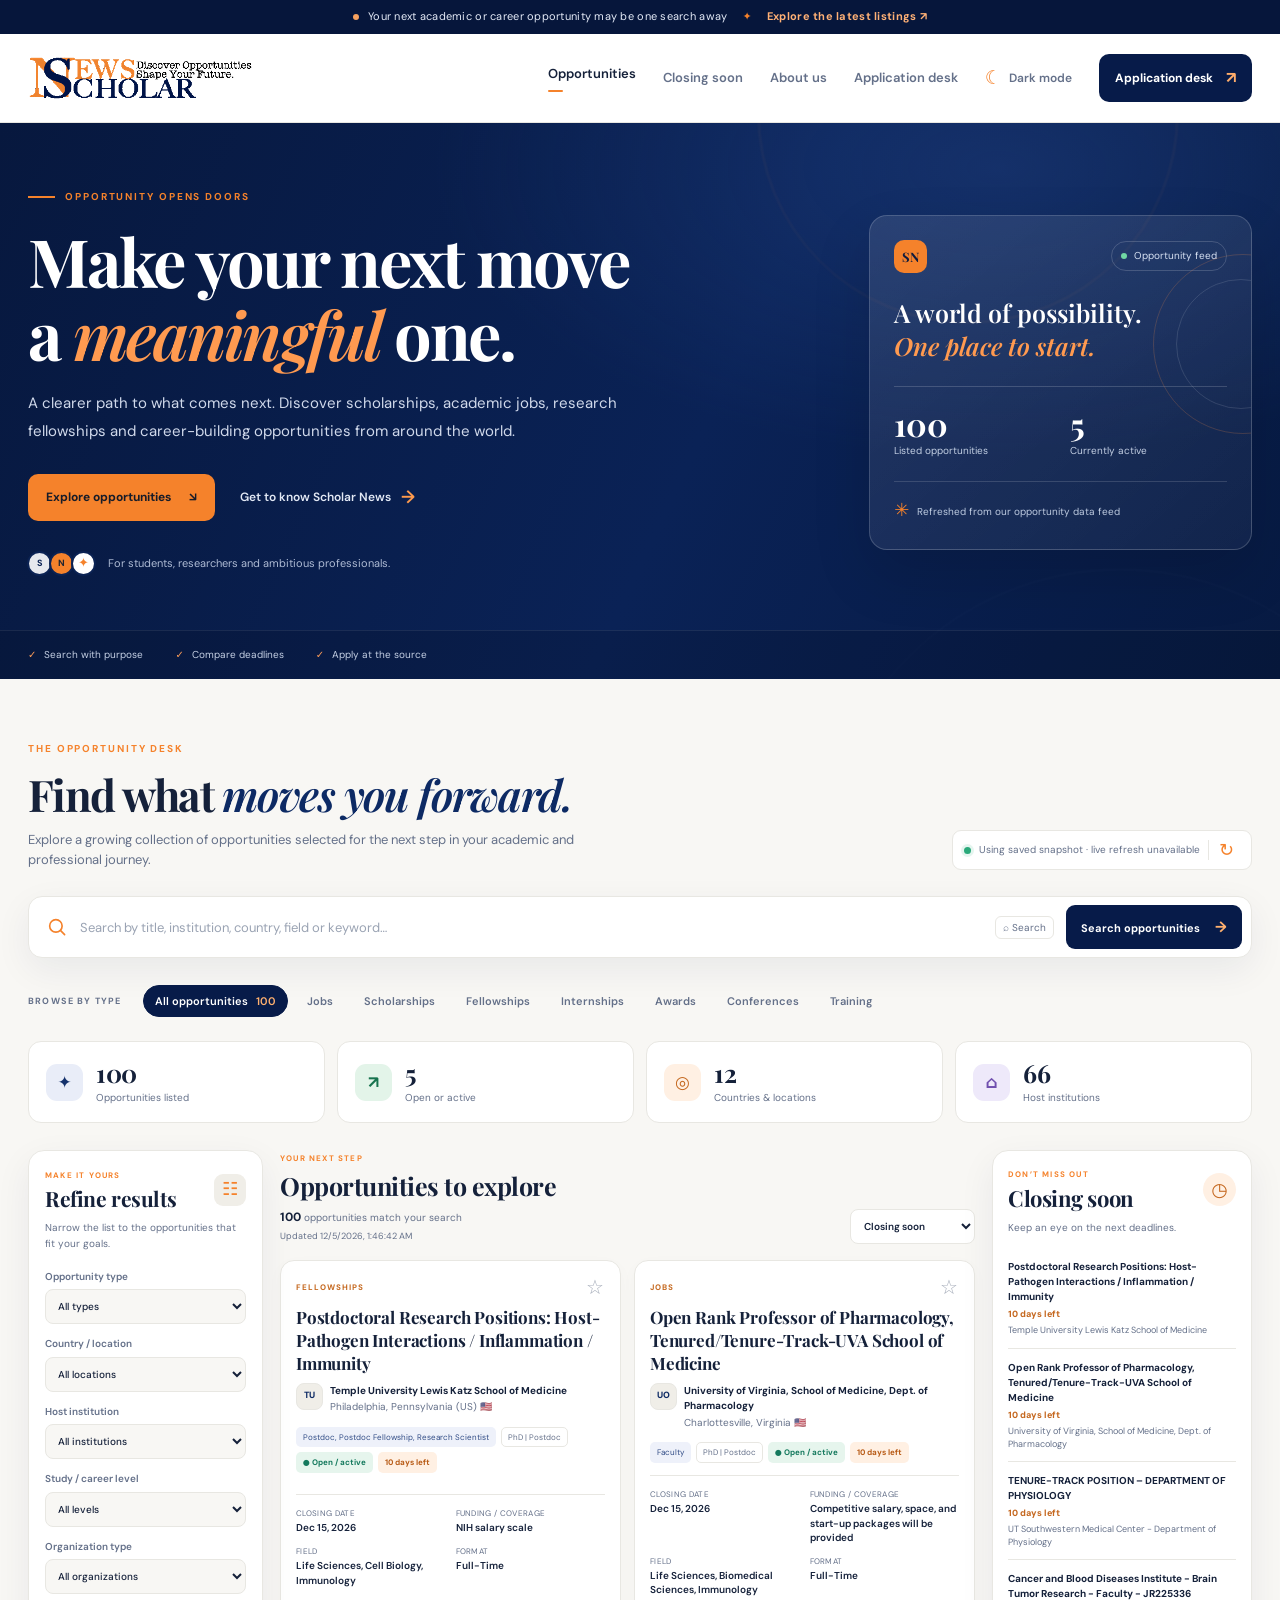
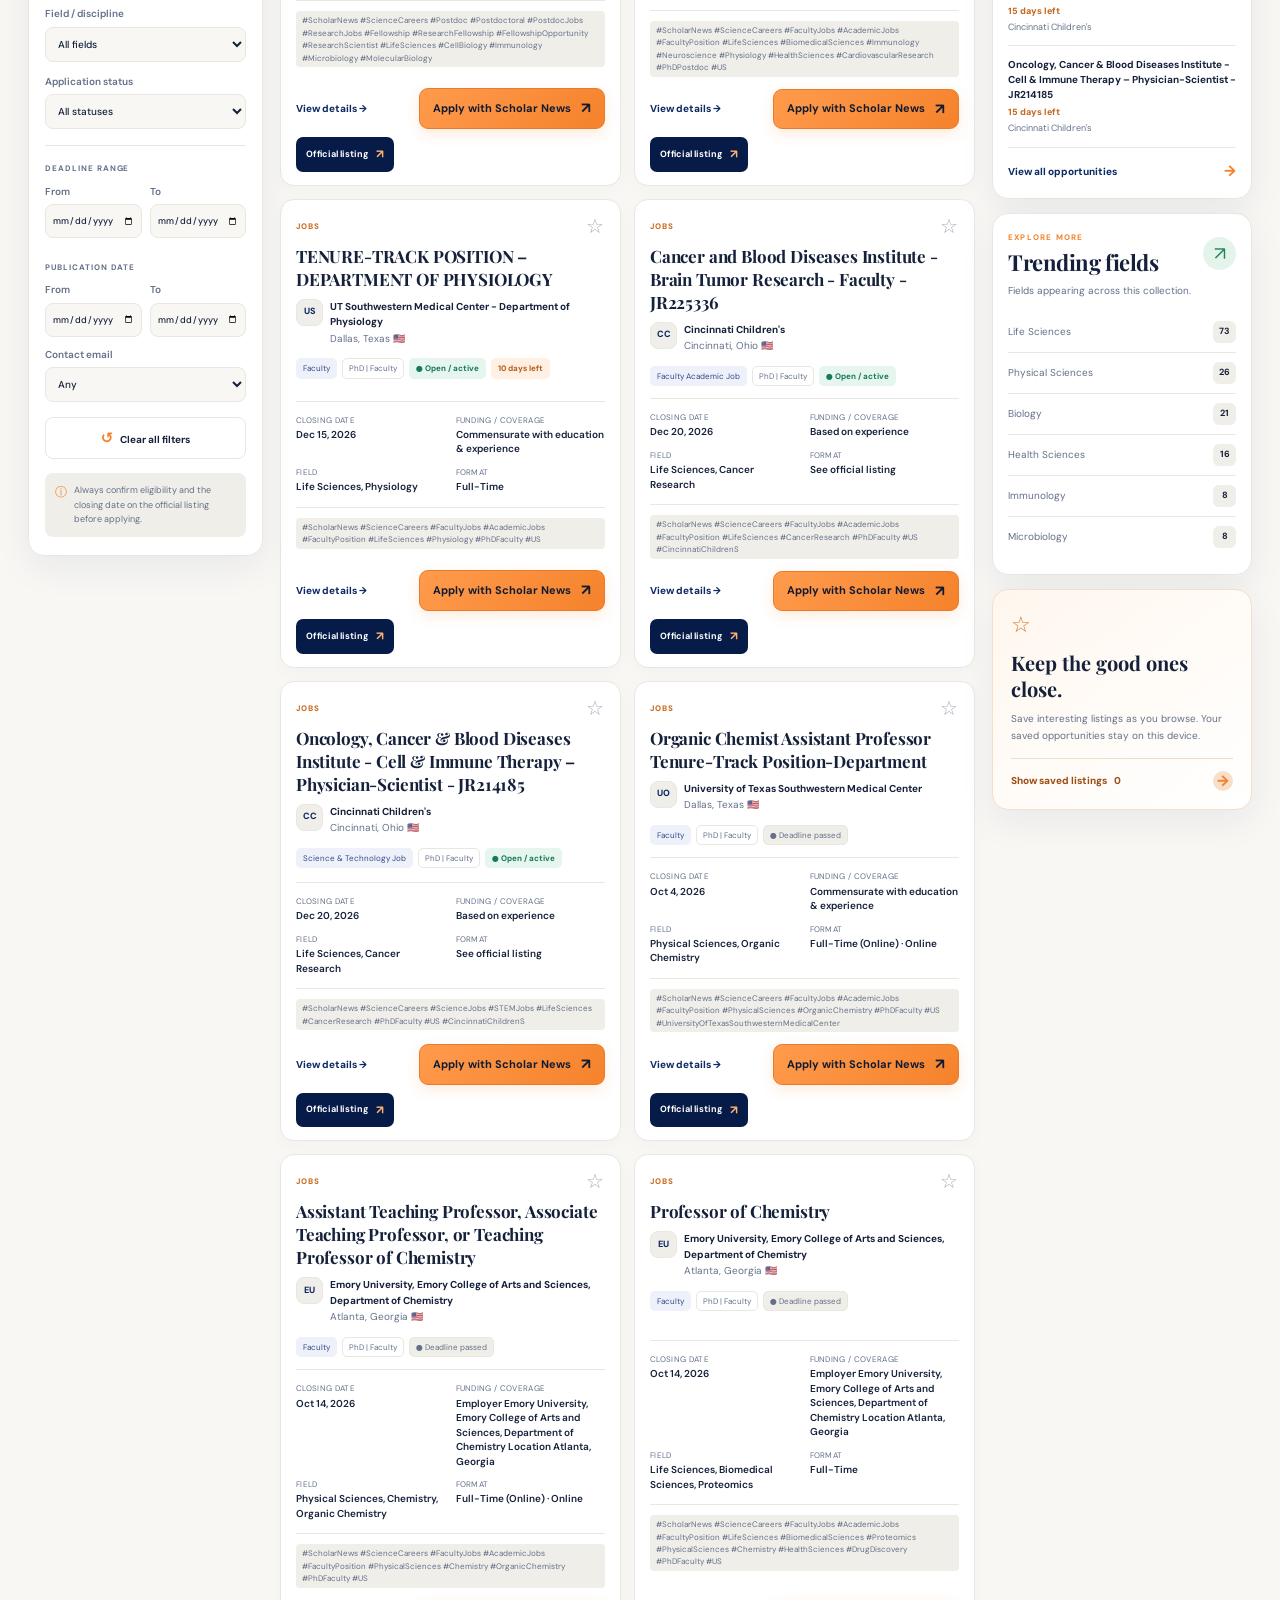
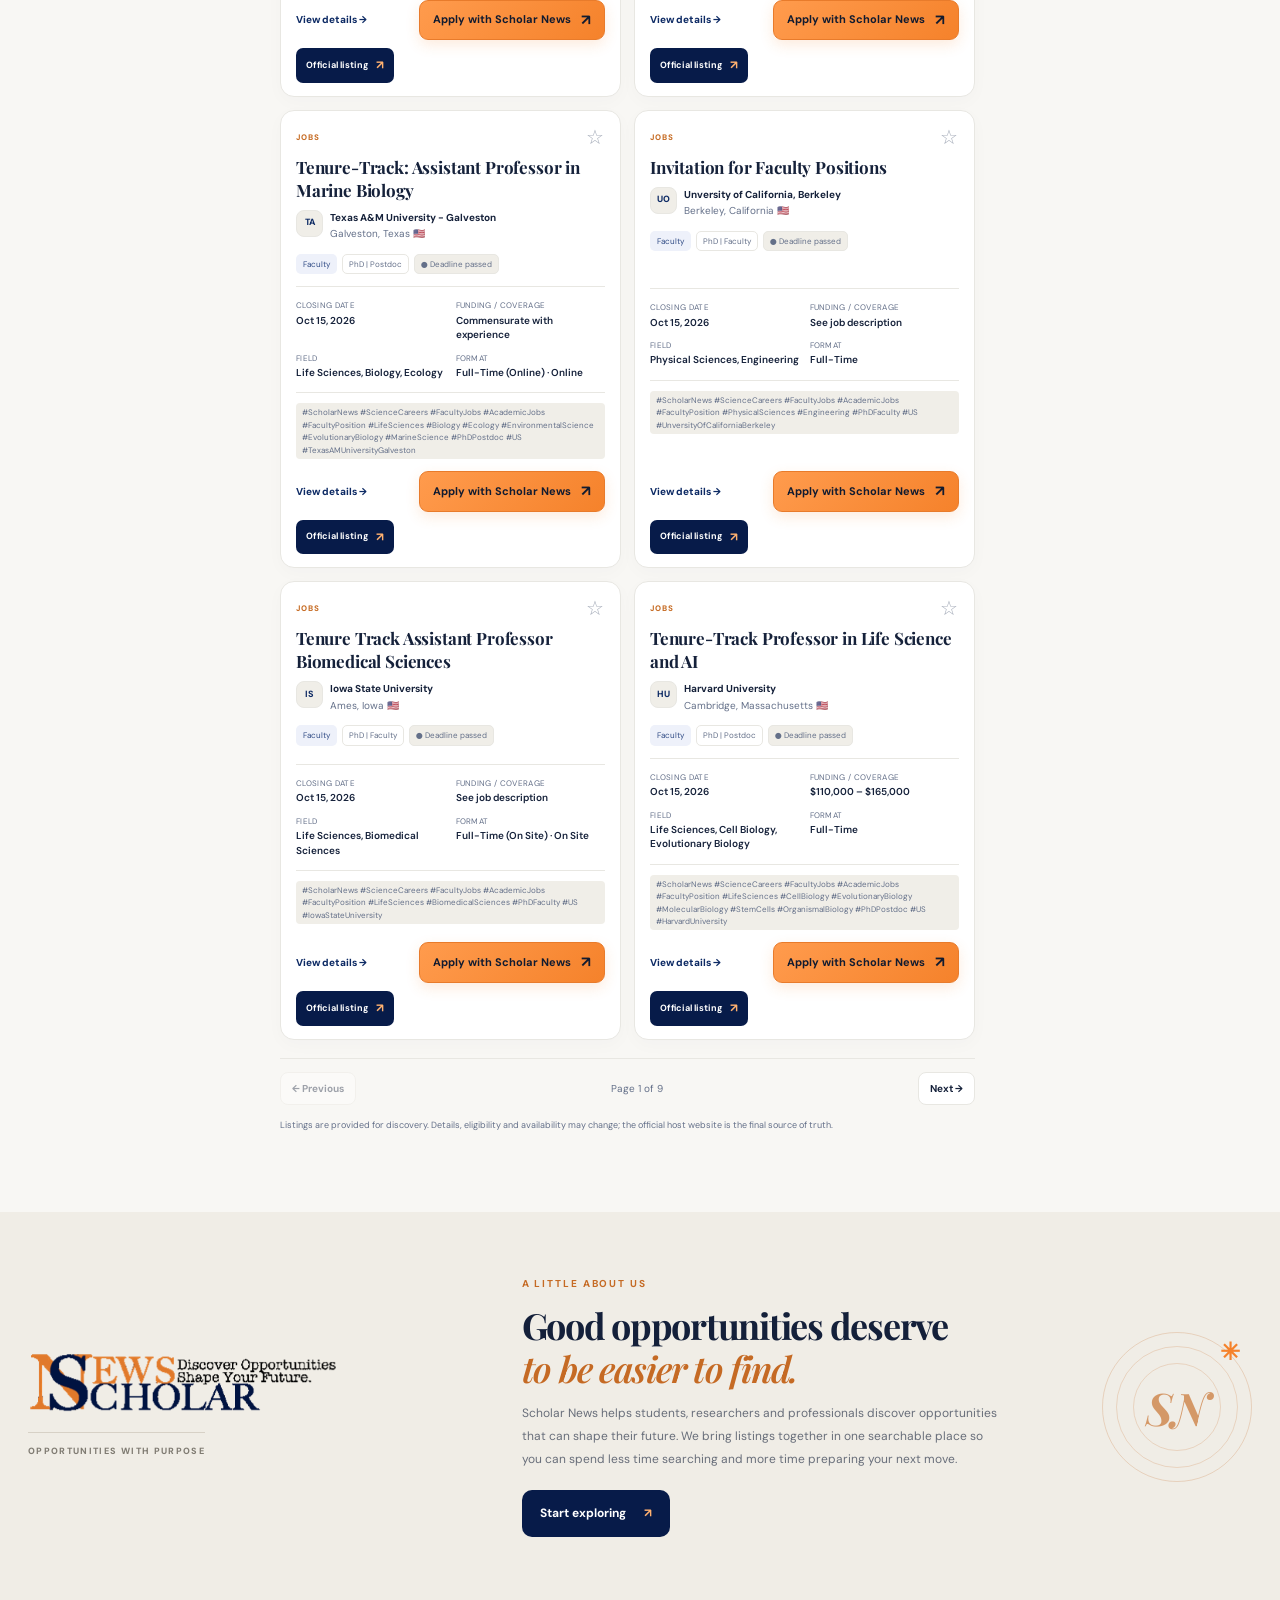
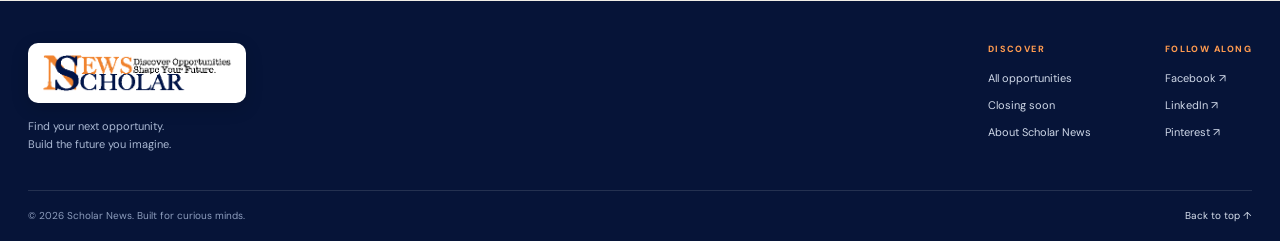
<file: index.html>
<!doctype html>
<html lang="en">
<head>
  <meta charset="utf-8">
  <meta name="viewport" content="width=device-width, initial-scale=1">
  <meta name="theme-color" content="#071b49">
  <meta name="description" content="Explore scholarships, fellowships, research positions, internships and academic opportunities with Scholar News.">
  <meta property="og:title" content="Scholar News — Find your next opportunity">
  <meta property="og:description" content="A carefully organized hub for scholarships, academic jobs, research fellowships and opportunities worldwide.">
  <meta property="og:type" content="website">
  <meta property="og:image" content="https://scholarnews.github.io/SNLogo2.png">
  <link rel="icon" type="image/png" href="./SNLogo2.png">
  <link rel="preconnect" href="https://fonts.googleapis.com">
  <link rel="preconnect" href="https://fonts.gstatic.com" crossorigin>
  <link href="https://fonts.googleapis.com/css2?family=DM+Sans:wght@400;500;600;700&family=Playfair+Display:ital,wght@0,600;0,700;1,600;1,700&display=swap" rel="stylesheet">
  <link rel="stylesheet" href="./premium-v20261010-applicationdesk.css">
  <title>Scholar News — Academic & Career Opportunities</title>
</head>
<body>
  <a class="skip-link" href="#opportunities">Skip to opportunities</a>
  <div class="announcement"><span class="announcement-dot"></span> Your next academic or career opportunity may be one search away <span class="announcement-sep">✦</span> <a href="#opportunities">Explore the latest listings <span aria-hidden="true">↗</span></a></div>
  <header class="site-header" id="top">
    <div class="shell nav-wrap">
      <a class="brand" href="#top" aria-label="Scholar News home"><img src="./SNLogo2.png" alt="Scholar News" width="400" height="79"></a>
      <button class="mobile-menu" id="mobileMenu" type="button" aria-label="Open navigation" aria-expanded="false"><span></span><span></span><span></span></button>
      <nav class="main-nav" id="mainNav" aria-label="Main navigation">
        <a class="nav-link active" href="#opportunities">Opportunities</a><a class="nav-link" href="#deadlineRadar">Closing soon</a><a class="nav-link" href="#about">About us</a><a class="nav-link" href="./premium/">Application desk</a>
        <button class="theme-toggle" id="themeBtn" type="button" aria-label="Toggle dark mode"><span class="theme-icon" aria-hidden="true">☾</span><span class="theme-label">Dark mode</span></button>
        <a class="nav-cta" href="./premium/">Application desk <span aria-hidden="true">↗</span></a>
      </nav>
    </div>
  </header>
  <main>
    <section class="hero">
      <div class="hero-glow hero-glow-one"></div><div class="hero-glow hero-glow-two"></div>
      <div class="shell hero-inner">
        <div class="hero-copy">
          <div class="hero-kicker"><span class="kicker-line"></span> OPPORTUNITY OPENS DOORS</div>
          <h1>Make your next move<br>a <em>meaningful</em> one.</h1>
          <p class="hero-lede">A clearer path to what comes next. Discover scholarships, academic jobs, research fellowships and career-building opportunities from around the world.</p>
          <div class="hero-actions"><a class="button button-orange" href="#opportunities">Explore opportunities <span aria-hidden="true">↘</span></a><a class="hero-text-link" href="#about">Get to know Scholar News <span aria-hidden="true">→</span></a></div>
          <div class="hero-proof"><div class="avatar-stack" aria-hidden="true"><span>S</span><span>N</span><span>✦</span></div><span>For students, researchers and ambitious professionals.</span></div>
        </div>
        <div class="hero-feature" aria-label="Scholar News at a glance">
          <div class="feature-top"><span class="feature-mark">SN</span><span class="live-pill"><i></i> Opportunity feed</span></div>
          <div class="feature-title">A world of possibility.<br><em>One place to start.</em></div><div class="feature-rule"></div>
          <div class="feature-stats"><div><span class="feature-number" id="heroTotal">—</span><span class="feature-caption">Listed opportunities</span></div><div><span class="feature-number" id="heroOpen">—</span><span class="feature-caption">Currently active</span></div></div>
          <div class="feature-footer"><span class="sparkle" aria-hidden="true">✳</span><span>Refreshed from our opportunity data feed</span></div><div class="feature-orbit orbit-a"></div><div class="feature-orbit orbit-b"></div>
        </div>
      </div>
      <div class="hero-bottom"><div class="shell hero-bottom-inner"><span><i class="tiny-check">✓</i> Search with purpose</span><span><i class="tiny-check">✓</i> Compare deadlines</span><span><i class="tiny-check">✓</i> Apply at the source</span></div></div>
    </section>
    
    <section class="opportunities-section" id="opportunities"><div class="shell">
      <div class="section-intro"><div><div class="section-eyebrow">THE OPPORTUNITY DESK</div><h2>Find what <em>moves you forward.</em></h2><p>Explore a growing collection of opportunities selected for the next step in your academic and professional journey.</p></div><div class="updated-indicator"><span class="pulse-dot"></span><span id="sourceStatus">Loading opportunity data…</span><button id="refreshBtn" class="refresh-button" type="button" title="Refresh opportunities" aria-label="Refresh opportunities">↻</button></div></div>
      <div class="search-panel"><div class="search-icon" aria-hidden="true"><svg viewBox="0 0 24 24" fill="none"><circle cx="10.8" cy="10.8" r="6.8" stroke="currentColor" stroke-width="1.8"/><path d="m16 16 4.3 4.3" stroke="currentColor" stroke-width="1.8" stroke-linecap="round"/></svg></div><label class="sr-only" for="searchInput">Search opportunities</label><input id="searchInput" type="search" autocomplete="off" placeholder="Search by title, institution, country, field or keyword…"><kbd class="search-hint">⌕ Search</kbd><button type="button" class="search-submit" id="searchFocusBtn">Search opportunities <span aria-hidden="true">→</span></button></div>
      <div class="category-row" aria-label="Browse by opportunity type"><span class="category-label">BROWSE BY TYPE</span><div class="category-chips">
        <button class="category-chip active" data-nav="All" type="button">All opportunities <span class="chip-count" id="chipAll">—</span></button><button class="category-chip" data-nav="Jobs" type="button">Jobs</button><button class="category-chip" data-nav="Scholarships" type="button">Scholarships</button><button class="category-chip" data-nav="Fellowships" type="button">Fellowships</button><button class="category-chip" data-nav="Internships" type="button">Internships</button><button class="category-chip" data-nav="Awards" type="button">Awards</button><button class="category-chip" data-nav="Conferences" type="button">Conferences</button><button class="category-chip" data-nav="Training" type="button">Training</button>
      </div></div>
      <div class="stats-grid" aria-label="Opportunity statistics">
        <div class="stat-card"><span class="stat-icon stat-icon-navy" aria-hidden="true">✦</span><div><span class="stat-value" id="statTotal">—</span><span class="stat-label">Opportunities listed</span></div></div><div class="stat-card"><span class="stat-icon stat-icon-green" aria-hidden="true">↗</span><div><span class="stat-value" id="statOpen">—</span><span class="stat-label">Open or active</span></div></div><div class="stat-card"><span class="stat-icon stat-icon-orange" aria-hidden="true">◎</span><div><span class="stat-value" id="statCountries">—</span><span class="stat-label">Countries & locations</span></div></div><div class="stat-card"><span class="stat-icon stat-icon-purple" aria-hidden="true">⌂</span><div><span class="stat-value" id="statInstitutions">—</span><span class="stat-label">Host institutions</span></div></div>
      </div>
      <div class="dashboard-layout">
        <aside class="filters-card" aria-label="Filter opportunities"><div class="filters-heading"><div><span class="mini-eyebrow">MAKE IT YOURS</span><h3>Refine results</h3></div><span class="filter-symbol" aria-hidden="true">☷</span></div><p class="filters-description">Narrow the list to the opportunities that fit your goals.</p>
          <div class="filter-field"><label for="typeFilter">Opportunity type</label><select id="typeFilter"><option value="">All types</option></select></div><div class="filter-field"><label for="countryFilter">Country / location</label><select id="countryFilter"><option value="">All locations</option></select></div><div class="filter-field"><label for="institutionFilter">Host institution</label><select id="institutionFilter"><option value="">All institutions</option></select></div><div class="filter-field"><label for="levelFilter">Study / career level</label><select id="levelFilter"><option value="">All levels</option></select></div><div class="filter-field"><label for="orgFilter">Organization type</label><select id="orgFilter"><option value="">All organizations</option></select></div><div class="filter-field"><label for="fieldFilter">Field / discipline</label><select id="fieldFilter"><option value="">All fields</option></select></div><div class="filter-field"><label for="statusFilter">Application status</label><select id="statusFilter"><option value="">All statuses</option><option value="open">Open / active</option><option value="closed">Closed / passed</option></select></div>
          <div class="filter-divider"></div><div class="filter-subheading">DEADLINE RANGE</div><div class="date-filter-grid"><div class="filter-field"><label for="deadlineFrom">From</label><input id="deadlineFrom" type="date"></div><div class="filter-field"><label for="deadlineTo">To</label><input id="deadlineTo" type="date"></div></div><div class="filter-subheading published-subheading">PUBLICATION DATE</div><div class="date-filter-grid"><div class="filter-field"><label for="publishedFrom">From</label><input id="publishedFrom" type="date"></div><div class="filter-field"><label for="publishedTo">To</label><input id="publishedTo" type="date"></div></div><div class="filter-field"><label for="emailFilter">Contact email</label><select id="emailFilter"><option value="">Any</option><option value="yes">Email listed</option><option value="no">No email listed</option></select></div>
          <button class="clear-filters" id="resetBtn" type="button"><span aria-hidden="true">↺</span> Clear all filters</button><div class="filter-note"><span aria-hidden="true">ⓘ</span><span>Always confirm eligibility and the closing date on the official listing before applying.</span></div>
        </aside>
        <section class="results-column" aria-label="Opportunity results"><div class="results-heading"><div><div class="mini-eyebrow">YOUR NEXT STEP</div><h3>Opportunities to explore</h3><p class="results-summary"><strong id="resultCount">0</strong> opportunities match your search <span class="last-updated" id="updated"></span></p></div><div class="results-controls"><label class="sr-only" for="sortSelect">Sort results</label><select id="sortSelect" class="sort-select"><option value="remaining_asc">Closing soon</option><option value="published_desc">Recently added</option><option value="deadline_asc">Deadline: earliest</option><option value="deadline_desc">Deadline: latest</option><option value="title">Title A–Z</option></select></div></div>
          <div id="resultsGrid" class="results-grid" aria-live="polite"><div class="loading-card"><span class="loading-spinner"></span><span>Preparing your opportunity list…</span></div></div><div class="empty-state hidden" id="emptyState"><div class="empty-icon">⌕</div><h3>No matches just yet</h3><p>Try a broader keyword or clear some filters to see more opportunities.</p><button id="emptyResetBtn" class="button button-outline" type="button">Clear filters</button></div><div class="pagination"><button id="prevPage" type="button" disabled>← Previous</button><span id="pageInfo">Page 1 of 1</span><button id="nextPage" type="button" disabled>Next →</button></div><p class="source-footnote">Listings are provided for discovery. Details, eligibility and availability may change; the official host website is the final source of truth.</p>
        </section>
        <aside class="insights-column"><section class="insight-card deadline-card" id="deadlineRadar"><div class="insight-title-row"><div><span class="mini-eyebrow">DON’T MISS OUT</span><h3>Closing soon</h3></div><span class="insight-round-icon" aria-hidden="true">◷</span></div><p class="insight-copy">Keep an eye on the next deadlines.</p><div id="radarList" class="radar-list"><div class="small-muted">Loading deadlines…</div></div><button class="insight-link" type="button" id="showDeadlineBtn">View all opportunities <span aria-hidden="true">→</span></button></section>
          <section class="insight-card trends-card"><div class="insight-title-row"><div><span class="mini-eyebrow">EXPLORE MORE</span><h3>Trending fields</h3></div><span class="insight-round-icon trend-icon" aria-hidden="true">↗</span></div><p class="insight-copy">Fields appearing across this collection.</p><div id="trendList" class="trend-list"><div class="small-muted">Loading fields…</div></div></section><section class="saved-card"><div class="saved-star" aria-hidden="true">☆</div><h3>Keep the good ones close.</h3><p>Save interesting listings as you browse. Your saved opportunities stay on this device.</p><button type="button" id="showSavedBtn" class="saved-link">Show saved listings <span id="savedCount">0</span> <span aria-hidden="true">→</span></button></section>
        </aside>
      </div>
    </div></section>
    <section class="about-section" id="about"><div class="shell about-inner"><div class="about-brand"><img src="./SNLogo2.png" alt="Scholar News" width="400" height="79" loading="lazy"><span class="about-seal">OPPORTUNITIES WITH PURPOSE</span></div><div class="about-copy"><div class="section-eyebrow">A LITTLE ABOUT US</div><h2>Good opportunities deserve<br><em>to be easier to find.</em></h2><p>Scholar News helps students, researchers and professionals discover opportunities that can shape their future. We bring listings together in one searchable place so you can spend less time searching and more time preparing your next move.</p><a href="#opportunities" class="button button-dark">Start exploring <span aria-hidden="true">↗</span></a></div><div class="about-decoration" aria-hidden="true"><span>SN</span><i>✳</i></div></div></section>
  </main>
  <footer class="site-footer"><div class="shell footer-main"><div class="footer-brand"><a href="#top"><img src="./SNLogo2.png" alt="Scholar News" width="400" height="79" loading="lazy"></a><p>Find your next opportunity.<br>Build the future you imagine.</p></div><div class="footer-links"><div><span class="footer-heading">DISCOVER</span><a href="#opportunities">All opportunities</a><a href="#deadlineRadar">Closing soon</a><a href="#about">About Scholar News</a></div><div><span class="footer-heading">FOLLOW ALONG</span><a href="https://web.facebook.com/ScholarNewsSN" target="_blank" rel="noopener">Facebook ↗</a><a href="https://linkedin.com/in/scholarnews" target="_blank" rel="noopener">LinkedIn ↗</a><a href="https://www.pinterest.com/scholar_news" target="_blank" rel="noopener">Pinterest ↗</a></div></div></div><div class="shell footer-bottom"><span>© <span id="currentYear"></span> Scholar News. Built for curious minds.</span><a href="#top">Back to top ↑</a></div></footer>
  <div class="detail-overlay hidden" id="detailPanel" role="dialog" aria-modal="true" aria-labelledby="detailTitle"><div class="detail-modal"><button class="detail-close" id="detailClose" type="button" aria-label="Close details">×</button><div class="detail-modal-kicker"><span class="detail-dot"></span> OPPORTUNITY DETAILS</div><h2 id="detailTitle">Opportunity title</h2><p class="detail-subtitle" id="detailSub"></p><div id="detailBody"></div></div></div><div class="toast-region" id="toastRegion" aria-live="polite" aria-atomic="true"></div>
  <script src="./premium-v20261011-applicationdesk.js" defer></script>
</body>
</html>
</file>
<file: premium-v20261010-applicationdesk.css>
:root{--navy:#071b49;--navy-2:#0d2a64;--orange:#f5822b;--orange-2:#ff9b4d;--ink:#15213a;--muted:#647089;--paper:#f8f7f4;--surface:#fff;--line:#e8e7e2;--soft:#f0eee8;--green:#14795d;--green-bg:#e6f5ed;--shadow:0 12px 36px rgba(7,27,73,.065);--radius:20px;--serif:"Playfair Display",Georgia,serif;--sans:"DM Sans",system-ui,-apple-system,BlinkMacSystemFont,"Segoe UI",sans-serif}
[data-theme="dark"]{--ink:#f1f4fc;--muted:#a9b3c9;--paper:#0a1327;--surface:#101e37;--line:#263650;--soft:#172743;--green:#81d9b8;--green-bg:#173d38;--shadow:0 15px 42px rgba(0,0,0,.22)}
*{box-sizing:border-box}html{scroll-behavior:smooth;scroll-padding-top:96px}body{margin:0;background:var(--paper);color:var(--ink);font:15px/1.55 var(--sans);-webkit-font-smoothing:antialiased}body,button,input,select{font-family:var(--sans)}button,select,input{font-size:inherit}button,a{-webkit-tap-highlight-color:transparent}a{color:inherit;text-decoration:none}button{cursor:pointer}img{max-width:100%;height:auto;display:block}.shell{width:min(1440px,calc(100% - 56px));margin-inline:auto}.hidden{display:none!important}.sr-only{position:absolute;width:1px;height:1px;padding:0;margin:-1px;overflow:hidden;clip:rect(0,0,0,0);white-space:nowrap;border:0}.skip-link{position:fixed;z-index:1000;left:12px;top:-80px;background:var(--orange);color:#111;padding:10px 14px;border-radius:8px;font-weight:700}.skip-link:focus{top:12px}
.announcement{min-height:34px;display:flex;gap:9px;align-items:center;justify-content:center;padding:6px 16px;background:#06163b;color:#e4eaf7;font-size:11px;letter-spacing:.025em;text-align:center}.announcement-dot,.pulse-dot,.live-pill i{width:6px;height:6px;background:#f6a15f;border-radius:50%;display:inline-block;flex:0 0 auto}.announcement-sep{color:var(--orange);padding-inline:6px}.announcement a{color:#ffb176;font-weight:700}.announcement a:hover{text-decoration:underline}
.site-header{position:sticky;top:0;z-index:50;background:color-mix(in srgb,var(--surface) 94%,transparent);border-bottom:1px solid var(--line);backdrop-filter:blur(18px)}.nav-wrap{min-height:88px;display:flex;align-items:center;justify-content:space-between;gap:28px}.brand{display:flex;align-items:center;width:225px;flex:0 0 auto}.brand img{width:100%;height:auto;object-fit:contain}.main-nav{display:flex;align-items:center;gap:27px}.nav-link{font-size:13px;color:var(--muted);font-weight:600;transition:color .18s}.nav-link:hover,.nav-link.active{color:var(--ink)}.nav-link.active:after{content:"";display:block;height:2px;width:15px;background:var(--orange);margin-top:5px;border-radius:2px}.nav-cta{display:inline-flex;align-items:center;gap:13px;background:var(--navy);color:white;padding:12px 16px;border-radius:10px;font-size:12px;font-weight:700;transition:transform .2s,background .2s}.nav-cta:hover{transform:translateY(-1px);background:#123579}.nav-cta span{color:#ffad6b;font-size:16px}.theme-toggle{border:0;display:flex;align-items:center;gap:7px;background:transparent;color:var(--muted);font-size:12px;font-weight:600;padding:8px 0}.theme-icon{font-size:19px;color:var(--orange)}.mobile-menu{display:none;border:1px solid var(--line);background:var(--surface);color:var(--ink);border-radius:10px;padding:9px}.mobile-menu span{display:block;width:19px;height:2px;background:currentColor;margin:4px 0;border-radius:2px}
.hero{overflow:hidden;position:relative;background:radial-gradient(ellipse at 78% 8%,rgba(39,75,145,.38),transparent 40%),linear-gradient(115deg,#07183e 0%,#0a2256 55%,#071a42 100%);color:#fff}.hero-glow{position:absolute;pointer-events:none;border-radius:50%;filter:blur(1px)}.hero-glow-one{width:420px;height:420px;border:1px solid rgba(255,159,87,.12);right:8%;top:-220px}.hero-glow-two{width:600px;height:600px;border:1px solid rgba(255,255,255,.045);right:-140px;bottom:-490px}.hero-inner{min-height:440px;padding:66px 0 54px;display:grid;grid-template-columns:minmax(0,1.32fr) minmax(320px,.68fr);align-items:center;gap:8%}.hero-copy{position:relative;z-index:1;max-width:720px}.hero-kicker,.section-eyebrow,.mini-eyebrow{display:flex;align-items:center;gap:10px;color:var(--orange);font-size:10px;letter-spacing:.19em;font-weight:700}.kicker-line{display:block;width:27px;height:2px;background:var(--orange)}.hero h1{font:700 clamp(42px,5.2vw,70px)/1.1 var(--serif);letter-spacing:-.04em;margin:19px 0 20px}.hero h1 em,.feature-title em,.section-intro h2 em,.about-copy h2 em{font-weight:600;color:#ff9a50}.hero-lede{font-size:15px;line-height:1.85;color:#d0d9eb;max-width:625px;margin:0}.hero-actions{display:flex;align-items:center;gap:25px;margin-top:29px;flex-wrap:wrap}.button{display:inline-flex;align-items:center;justify-content:center;gap:18px;padding:13px 17px;border-radius:10px;border:1px solid transparent;font-weight:700;font-size:12px;transition:transform .18s,background .18s,border-color .18s}.button:hover{transform:translateY(-2px)}.button-orange{background:var(--orange);color:#171c29}.button-orange:hover{background:#ff9c54}.hero-text-link{display:inline-flex;align-items:center;gap:10px;color:#e3e9f5;font-size:12px;font-weight:600}.hero-text-link span{color:#ff9b4e;font-size:18px}.hero-proof{display:flex;align-items:center;gap:12px;margin-top:30px;font-size:11px;color:#aebbd4}.avatar-stack{display:flex;padding-left:2px}.avatar-stack span{height:25px;width:25px;margin-left:-3px;border-radius:50%;display:grid;place-items:center;border:2px solid #0b2253;background:#e6e8ed;color:#0b2253;font-size:9px;font-weight:800}.avatar-stack span:nth-child(2){background:var(--orange);color:#1e2431}.avatar-stack span:nth-child(3){background:#fff;color:var(--orange);font-size:13px}
.hero-feature{position:relative;z-index:1;overflow:hidden;border:1px solid rgba(255,255,255,.18);border-radius:18px;padding:24px;background:linear-gradient(140deg,rgba(255,255,255,.10),rgba(255,255,255,.045));box-shadow:0 25px 60px rgba(0,0,0,.12);max-width:385px;width:100%;justify-self:end}.feature-top{display:flex;align-items:center;justify-content:space-between;gap:10px}.feature-mark{display:grid;place-items:center;width:33px;height:33px;border-radius:10px;background:var(--orange);color:#101c3e;font:700 13px var(--serif)}.live-pill{display:inline-flex;align-items:center;gap:7px;border:1px solid rgba(255,255,255,.17);border-radius:999px;padding:6px 9px;color:#d8e2f3;font-size:10px}.live-pill i{background:#70d7a4}.feature-title{font:600 25px/1.34 var(--serif);margin-top:23px;position:relative;z-index:2}.feature-rule{height:1px;background:rgba(255,255,255,.17);margin:23px 0 19px}.feature-stats{display:grid;grid-template-columns:1fr 1fr;gap:18px;position:relative;z-index:2}.feature-stats>div{display:flex;flex-direction:column;gap:2px}.feature-number{font:700 32px/1.1 var(--serif);color:#fff}.feature-caption{font-size:10px;color:#c3cfe3}.feature-footer{display:flex;align-items:center;gap:8px;margin-top:23px;padding-top:15px;border-top:1px solid rgba(255,255,255,.14);font-size:10px;color:#becbe0;position:relative;z-index:2}.sparkle{color:var(--orange);font-size:18px}.feature-orbit{position:absolute;border:1px solid rgba(255,147,72,.2);border-radius:50%;pointer-events:none}.orbit-a{width:180px;height:180px;right:-82px;top:38px}.orbit-b{width:130px;height:130px;right:-55px;top:63px;border-color:rgba(255,255,255,.12)}.hero-bottom{background:rgba(0,0,0,.12);border-top:1px solid rgba(255,255,255,.08)}.hero-bottom-inner{display:flex;align-items:center;gap:32px;min-height:48px;flex-wrap:wrap}.hero-bottom-inner>span{display:flex;align-items:center;gap:8px;color:#c5d0e4;font-size:10px}.tiny-check{font-style:normal;color:#ff9d58;font-weight:700}
.opportunities-section{padding:62px 0 80px}.section-intro{display:flex;align-items:flex-end;justify-content:space-between;gap:26px;margin-bottom:26px}.section-intro h2,.about-copy h2{font:700 clamp(30px,3.4vw,44px)/1.2 var(--serif);letter-spacing:-.035em;margin:11px 0 10px}.section-intro h2 em,.about-copy h2 em{font-weight:600;color:var(--navy-2)}[data-theme="dark"] .section-intro h2 em{color:#96b5ff}.section-intro p{max-width:600px;color:var(--muted);font-size:13px;margin:0}.updated-indicator{display:flex;align-items:center;gap:8px;padding:9px 11px;border:1px solid var(--line);background:var(--surface);border-radius:9px;color:var(--muted);font-size:10px;white-space:nowrap}.pulse-dot{width:7px;height:7px;background:#2aa97a;box-shadow:0 0 0 3px rgba(42,169,122,.12)}.refresh-button{border:0;border-left:1px solid var(--line);padding-left:10px;color:var(--orange);background:transparent;font-size:18px;line-height:1}.refresh-button:disabled{opacity:.55;cursor:wait}.search-panel{display:flex;align-items:center;gap:12px;padding:8px 9px 8px 17px;background:var(--surface);border:1px solid var(--line);border-radius:14px;box-shadow:var(--shadow)}.search-icon{width:22px;color:var(--orange);flex:0 0 auto}.search-icon svg{width:22px;display:block}.search-panel input{width:100%;min-width:0;border:0;outline:0;background:transparent;color:var(--ink);font-size:13px;padding:12px 0}.search-panel input::placeholder{color:#9aa3b3}.search-hint{color:var(--muted);font:10px var(--sans);padding:4px 7px;border:1px solid var(--line);border-radius:6px;white-space:nowrap}.search-submit{border:0;border-radius:9px;background:var(--navy);color:#fff;padding:12px 15px;font-size:11px;font-weight:700;white-space:nowrap}.search-submit span{margin-left:12px;color:#ffb170;font-size:15px}.search-submit:hover{background:#133578}
.category-row{display:flex;align-items:flex-start;gap:22px;margin:27px 0 24px}.category-label{color:var(--muted);font-size:9px;letter-spacing:.13em;font-weight:700;padding-top:10px;white-space:nowrap}.category-chips{display:flex;gap:7px;flex-wrap:wrap}.category-chip{border:1px solid transparent;background:transparent;color:var(--muted);font-size:11px;font-weight:600;border-radius:999px;padding:8px 11px;transition:all .17s;white-space:nowrap}.category-chip:hover{border-color:var(--line);background:var(--surface);color:var(--ink)}.category-chip.active{background:var(--navy);border-color:var(--navy);color:#fff}.chip-count{display:inline-block;margin-left:5px;color:#ffb170}.stats-grid{display:grid;grid-template-columns:repeat(4,minmax(0,1fr));gap:12px;margin-bottom:27px}.stat-card{display:flex;align-items:center;gap:13px;padding:17px;background:var(--surface);border:1px solid var(--line);border-radius:13px;min-width:0}.stat-icon{width:37px;height:37px;display:grid;place-items:center;flex:0 0 auto;border-radius:11px;font-size:17px;font-weight:700}.stat-icon-navy{background:#e9edf8;color:#14316c}.stat-icon-green{background:#e3f4e9;color:#18734f}.stat-icon-orange{background:#fff0e3;color:#c4671d}.stat-icon-purple{background:#eee9fa;color:#7150af}.stat-value{font:700 25px/1.1 var(--serif);letter-spacing:-.02em;display:block}.stat-label{font-size:10px;color:var(--muted);display:block;margin-top:3px;white-space:normal}
.dashboard-layout{display:grid;grid-template-columns:235px minmax(0,1fr) 260px;gap:17px;align-items:start}.filters-card,.insight-card,.saved-card{background:var(--surface);border:1px solid var(--line);border-radius:16px;box-shadow:var(--shadow)}.filters-card{padding:18px 16px;position:sticky;top:106px}.filters-heading{display:flex;align-items:center;justify-content:space-between;gap:8px}.filters-heading h3,.results-heading h3,.insight-title-row h3{margin:5px 0 0;font:700 21px/1.2 var(--serif);letter-spacing:-.02em}.mini-eyebrow{font-size:8px;letter-spacing:.15em}.filter-symbol{display:grid;place-items:center;width:32px;height:32px;background:var(--soft);border-radius:9px;color:var(--orange);font-size:18px}.filters-description{font-size:10px;line-height:1.65;color:var(--muted);margin:8px 0 16px}.filter-field{display:flex;flex-direction:column;gap:5px;min-width:0;margin-bottom:12px}.filter-field label{font-size:10px;color:var(--muted);font-weight:600}.filter-field select,.filter-field input{width:100%;min-width:0;max-width:100%;padding:9px 8px;border:1px solid var(--line);border-radius:8px;background:var(--paper);color:var(--ink);outline:0;font:500 10px var(--sans)}.filter-field select:focus,.filter-field input:focus{border-color:var(--orange);box-shadow:0 0 0 3px rgba(245,130,43,.1)}.filter-divider{height:1px;background:var(--line);margin:16px 0}.filter-subheading{font-size:8px;letter-spacing:.12em;font-weight:700;color:var(--muted);margin-bottom:9px}.published-subheading{margin-top:13px}.date-filter-grid{display:grid;grid-template-columns:1fr 1fr;gap:8px}.date-filter-grid .filter-field{margin-bottom:10px}.date-filter-grid input{padding-inline:6px;font-size:9px}.clear-filters{width:100%;border:1px solid var(--line);background:transparent;color:var(--ink);border-radius:8px;padding:10px;font-size:10px;font-weight:700;margin-top:3px}.clear-filters span{font-size:15px;color:var(--orange);margin-right:5px}.clear-filters:hover{background:var(--soft)}.filter-note{display:flex;align-items:flex-start;gap:7px;background:var(--soft);border-radius:8px;padding:10px;margin-top:14px;font-size:9px;line-height:1.6;color:var(--muted)}.filter-note span:first-child{color:var(--orange);font-size:12px}
.results-column{min-width:0}.results-heading{display:flex;align-items:flex-end;justify-content:space-between;gap:12px;margin:2px 0 16px}.results-heading h3{font-size:25px;margin-top:7px}.results-summary{font-size:10px;color:var(--muted);margin:7px 0 0}.results-summary strong{color:var(--ink);font-size:12px}.last-updated{display:block;color:var(--muted);font-size:9px;margin-top:3px}.sort-select{max-width:160px;border:1px solid var(--line);border-radius:8px;padding:9px;background:var(--surface);color:var(--ink);font:600 10px var(--sans)}.results-grid{display:grid;grid-template-columns:repeat(2,minmax(0,1fr));gap:13px}.loading-card{grid-column:1/-1;display:flex;justify-content:center;align-items:center;gap:12px;min-height:180px;color:var(--muted);background:var(--surface);border:1px solid var(--line);border-radius:14px;font-size:12px}.loading-spinner{width:20px;height:20px;border:2px solid var(--line);border-top-color:var(--orange);border-radius:50%;animation:spin .8s linear infinite}@keyframes spin{to{transform:rotate(360deg)}}
.opportunity-card{min-width:0;display:flex;flex-direction:column;gap:0;background:var(--surface);border:1px solid var(--line);border-radius:14px;padding:16px 15px 13px;box-shadow:0 5px 18px rgba(7,27,73,.025);transition:transform .18s,border-color .18s,box-shadow .18s}.opportunity-card:hover{transform:translateY(-2px);border-color:#d5b99e;box-shadow:0 13px 28px rgba(7,27,73,.08)}.card-topline{display:flex;align-items:center;justify-content:space-between;gap:8px;margin-bottom:9px}.card-type{font-size:8px;letter-spacing:.12em;font-weight:800;color:#c66b23;text-transform:uppercase}.card-save{border:0;background:transparent;color:#a6adba;font-size:20px;line-height:1;padding:0 1px}.card-save.saved{color:var(--orange)}.card-save:hover{color:var(--orange)}.card-title{font:700 17px/1.35 var(--serif);letter-spacing:-.01em;margin:0 0 8px;overflow-wrap:anywhere}.card-title a:hover{color:#bd6522}.card-institution{display:flex;align-items:flex-start;gap:7px;color:var(--muted);font-size:10px;line-height:1.55;margin:0 0 12px}.institution-mark{display:grid;place-items:center;width:27px;height:27px;flex:0 0 auto;border:1px solid var(--line);background:var(--soft);border-radius:8px;color:var(--navy-2);font-size:9px;font-weight:800}.institution-name{display:block;color:var(--ink);font-weight:700}.institution-place{display:block;color:var(--muted);margin-top:1px}.card-badges{display:flex;align-items:center;gap:5px;flex-wrap:wrap;margin-bottom:12px}.badge{display:inline-flex;align-items:center;gap:4px;max-width:100%;border:1px solid var(--line);border-radius:5px;padding:4px 6px;color:var(--muted);font-size:8px;line-height:1.3}.badge-open{background:var(--green-bg);border-color:transparent;color:var(--green);font-weight:700}.badge-closed{background:var(--soft);color:var(--muted)}.badge-urgent{background:#fff0e3;border-color:transparent;color:#b85b16;font-weight:700}.badge-category{background:#eef1fa;color:#304b85;border-color:transparent}.card-meta{display:grid;grid-template-columns:1fr 1fr;gap:9px 10px;padding:12px 0;border-top:1px solid var(--line);border-bottom:1px solid var(--line);margin-top:auto}.card-meta-item{min-width:0}.card-meta-label{display:block;font-size:8px;letter-spacing:.04em;color:var(--muted);margin-bottom:2px}.card-meta-value{display:block;font-size:10px;line-height:1.45;font-weight:600;color:var(--ink);overflow-wrap:anywhere}.card-tags{display:flex;gap:4px;flex-wrap:wrap;margin:10px 0 12px}.tag{font-size:8px;color:var(--muted);background:var(--soft);padding:3px 6px;border-radius:4px}.card-footer{display:flex;justify-content:space-between;align-items:center;gap:8px;margin-top:auto}.details-button{border:0;background:transparent;padding:7px 0;color:var(--navy-2);font-size:10px;font-weight:800}.details-button:hover{text-decoration:underline;color:var(--orange)}[data-theme="dark"] .details-button{color:#a8c0ff}.apply-button{display:inline-flex;align-items:center;gap:8px;border-radius:7px;background:var(--navy);color:#fff;padding:8px 10px;font-size:9px;font-weight:700;white-space:nowrap}.apply-button span{color:#ffb170;font-size:12px}.apply-button:hover{background:#143778}.empty-state{text-align:center;background:var(--surface);border:1px dashed var(--line);border-radius:14px;padding:42px 18px;margin-top:10px}.empty-icon{font-size:32px;color:var(--orange)}.empty-state h3{font:700 23px var(--serif);margin:8px 0}.empty-state p{font-size:12px;color:var(--muted);margin:0 auto 17px}.button-outline{background:transparent;border-color:var(--line);color:var(--ink)}.pagination{display:flex;align-items:center;justify-content:space-between;gap:10px;margin-top:18px;padding-top:13px;border-top:1px solid var(--line)}.pagination button{border:1px solid var(--line);background:var(--surface);color:var(--ink);border-radius:8px;padding:9px 11px;font-size:10px;font-weight:700}.pagination button:hover:not(:disabled){border-color:var(--orange)}.pagination button:disabled{opacity:.4;cursor:not-allowed}.pagination span{color:var(--muted);font-size:10px}.source-footnote{margin:13px 0 0;font-size:9px;line-height:1.6;color:var(--muted)}
.insights-column{display:grid;gap:14px}.insight-card{padding:17px 15px}.insight-title-row{display:flex;justify-content:space-between;align-items:center;gap:8px}.insight-title-row h3{font-size:22px}.insight-round-icon{width:33px;height:33px;display:grid;place-items:center;background:#fff0e3;color:#c56820;border-radius:50%;font-size:19px}.trend-icon{background:#e5f4eb;color:#21845d}.insight-copy{font-size:10px;color:var(--muted);margin:8px 0 13px}.radar-list{display:grid;gap:2px}.radar-item{display:flex;flex-direction:column;gap:4px;width:100%;border:0;border-top:1px solid var(--line);background:transparent;color:var(--ink);text-align:left;padding:11px 0 9px}.radar-item:first-child{border-top:0}.radar-item strong{font-size:10px;line-height:1.5;font-weight:700}.radar-item:hover strong{color:#c56820}.radar-days{font-size:9px;color:#c56820;font-weight:800}.radar-item .small{font-size:9px;color:var(--muted);line-height:1.4}.insight-link{display:flex;justify-content:space-between;align-items:center;width:100%;border:0;border-top:1px solid var(--line);background:transparent;color:var(--navy-2);padding:13px 0 0;margin-top:4px;font-size:10px;font-weight:800;text-align:left}.insight-link span{color:var(--orange);font-size:15px}[data-theme="dark"] .insight-link{color:#a8c0ff}.trend-list{display:grid;gap:0}.trend-row{display:flex;justify-content:space-between;align-items:center;gap:10px;border-top:1px solid var(--line);padding:9px 0;font-size:10px}.trend-row:first-child{border-top:0}.trend-row span{color:var(--muted);overflow-wrap:anywhere}.trend-row strong{display:grid;place-items:center;min-width:23px;height:22px;padding:0 5px;border-radius:6px;background:var(--soft);font-size:9px}.small-muted{font-size:10px;color:var(--muted);padding:9px 0}.saved-card{padding:18px;background:linear-gradient(145deg,#fff7ee,#fff);border-color:#f3dfcc}[data-theme="dark"] .saved-card{background:linear-gradient(145deg,#2d2830,#17233b);border-color:#59402f}.saved-star{font-size:22px;color:#d9762a}.saved-card h3{font:700 20px/1.3 var(--serif);margin:8px 0}.saved-card p{font-size:10px;color:var(--muted);line-height:1.7;margin:0 0 14px}.saved-link{width:100%;display:flex;align-items:center;gap:7px;border:0;border-top:1px solid #f0dcca;background:transparent;color:#9e4d14;text-align:left;padding:12px 0 0;font-weight:800;font-size:10px}.saved-link span:nth-child(2){display:grid;place-items:center;min-width:20px;height:20px;border-radius:50%;background:#f8dfc9;margin-left:auto}.saved-link span:last-child{color:var(--orange);font-size:15px}
.about-section{position:relative;overflow:hidden;background:#f0ede6;padding:64px 0;color:#14203a}[data-theme="dark"] .about-section{background:#111f37;color:#f1f4fc}.about-inner{display:grid;grid-template-columns:.82fr 1fr .3fr;align-items:center;gap:8%;position:relative}.about-brand img{width:min(310px,100%);mix-blend-mode:multiply}[data-theme="dark"] .about-brand img{mix-blend-mode:normal}.about-seal{display:inline-block;border-top:1px solid #d7d1c6;margin-top:19px;padding-top:12px;color:#7f7b72;font-size:9px;font-weight:800;letter-spacing:.15em}.about-copy .section-eyebrow{color:#c56a24}.about-copy h2{font-size:36px;margin:12px 0}.about-copy h2 em{color:#c56a24}.about-copy p{font-size:12px;line-height:1.9;color:#686e7a;max-width:560px;margin:0 0 20px}[data-theme="dark"] .about-copy p{color:#a9b3c9}.button-dark{background:var(--navy);color:#fff}.button-dark span{color:#ffb170}.about-decoration{width:150px;height:150px;border-radius:50%;border:1px solid rgba(197,106,36,.22);display:grid;place-items:center;position:relative;color:rgba(197,106,36,.65);font:italic 700 45px var(--serif)}.about-decoration:before,.about-decoration:after{content:"";position:absolute;inset:13px;border:1px solid rgba(197,106,36,.2);border-radius:50%}.about-decoration:after{inset:30px}.about-decoration i{font-style:normal;position:absolute;top:1px;right:11px;font-size:24px;color:var(--orange)}
.site-footer{background:#061438;color:#fff}.footer-main{display:flex;justify-content:space-between;gap:50px;padding:42px 0 36px}.footer-brand img{width:205px;filter:none}.footer-brand p{font-size:11px;line-height:1.7;color:#aab8d3;margin:14px 0 0}.footer-links{display:flex;gap:74px}.footer-links>div{display:flex;flex-direction:column;align-items:flex-start;gap:10px}.footer-heading{color:#ff9b50;font-size:9px;letter-spacing:.16em;font-weight:800;margin-bottom:3px}.footer-links a{font-size:11px;color:#d0d9e9}.footer-links a:hover{color:#ffb170}.footer-bottom{display:flex;justify-content:space-between;align-items:center;gap:15px;min-height:51px;border-top:1px solid rgba(255,255,255,.12);font-size:10px;color:#8d9dbd}.footer-bottom a{color:#d9e1ee}.footer-bottom a:hover{color:#ffb170}
.detail-overlay{position:fixed;z-index:100;inset:0;background:rgba(3,10,28,.72);backdrop-filter:blur(6px);display:flex;align-items:center;justify-content:center;padding:20px;overflow-y:auto}.detail-modal{position:relative;max-height:min(850px,calc(100vh - 40px));overflow:auto;width:min(760px,100%);padding:30px;background:var(--surface);border:1px solid var(--line);border-radius:18px;box-shadow:0 30px 100px rgba(0,0,0,.28)}.detail-close{position:absolute;right:17px;top:14px;width:35px;height:35px;border:1px solid var(--line);background:var(--soft);color:var(--ink);border-radius:50%;font-size:22px}.detail-modal-kicker{display:flex;align-items:center;gap:8px;color:var(--orange);font-size:9px;font-weight:800;letter-spacing:.15em}.detail-dot{width:7px;height:7px;border-radius:50%;background:var(--orange)}.detail-modal h2{font:700 clamp(26px,4vw,36px)/1.2 var(--serif);margin:14px 40px 7px 0}.detail-subtitle{font-size:12px;color:var(--muted);margin:0 0 20px}.detail-grid{display:grid;grid-template-columns:repeat(2,minmax(0,1fr));gap:10px}.detail-item{padding:12px;background:var(--paper);border:1px solid var(--line);border-radius:10px;min-width:0;overflow-wrap:anywhere}.detail-item small{display:block;color:var(--muted);font-size:9px;margin-bottom:5px}.detail-item div{font-size:11px;line-height:1.6}.detail-description{margin-top:14px;padding:14px;border:1px solid var(--line);border-radius:10px;font-size:11px;line-height:1.75;white-space:pre-wrap;overflow-wrap:anywhere;max-height:180px;overflow:auto}.detail-actions{display:flex;gap:10px;flex-wrap:wrap;margin-top:18px}.detail-actions .apply-button{font-size:11px;padding:11px 13px}.copy-button{border:1px solid var(--line);background:transparent;color:var(--ink);border-radius:8px;padding:10px 13px;font-size:11px;font-weight:700}.toast-region{position:fixed;bottom:22px;right:22px;z-index:120;display:grid;gap:8px}.toast{background:#071b49;color:#fff;padding:12px 16px;border-radius:10px;box-shadow:0 10px 30px rgba(0,0,0,.2);font-size:12px;animation:toastIn .18s ease-out}.toast.error{background:#842d21}@keyframes toastIn{from{opacity:0;transform:translateY(6px)}to{opacity:1;transform:translateY(0)}}
@media (max-width:1200px){.dashboard-layout{grid-template-columns:220px minmax(0,1fr)}.insights-column{grid-column:2;grid-template-columns:repeat(2,minmax(0,1fr));align-items:start}.saved-card{grid-column:1/-1}.hero-inner{gap:5%}.brand{width:195px}.main-nav{gap:18px}.results-grid{grid-template-columns:repeat(2,minmax(0,1fr))}}
@media (max-width:850px){.shell{width:min(100% - 36px,700px)}.nav-wrap{min-height:74px}.brand{width:190px}.mobile-menu{display:block;margin-left:auto}.main-nav{display:none;position:absolute;top:calc(100% - 1px);left:0;right:0;padding:17px 22px 20px;background:var(--surface);border-bottom:1px solid var(--line);box-shadow:var(--shadow);align-items:stretch;gap:8px;flex-direction:column}.main-nav.open{display:flex}.nav-link{padding:9px 0}.nav-link.active:after{display:none}.theme-toggle{padding:9px 0}.nav-cta{justify-content:center;margin-top:5px}.hero-inner{grid-template-columns:1fr;padding:52px 0 40px;gap:38px}.hero-feature{justify-self:start;max-width:460px}.hero h1{font-size:clamp(42px,8vw,64px)}.hero-bottom-inner{gap:14px 22px;padding:12px 0}.section-intro{align-items:flex-start;flex-direction:column}.updated-indicator{align-self:flex-start}.category-row{display:block}.category-label{display:block;margin-bottom:9px}.stats-grid{grid-template-columns:repeat(2,minmax(0,1fr))}.dashboard-layout{grid-template-columns:1fr}.filters-card{position:static}.filters-card .filters-description{max-width:550px}.filters-card{display:grid;grid-template-columns:repeat(2,minmax(0,1fr));gap:0 12px}.filters-heading,.filters-description,.filter-divider,.filter-subheading,.clear-filters,.filter-note{grid-column:1/-1}.date-filter-grid{min-width:0}.insights-column{grid-column:auto;grid-template-columns:repeat(2,minmax(0,1fr))}.saved-card{grid-column:auto}.about-inner{grid-template-columns:.7fr 1fr;gap:25px}.about-decoration{display:none}.footer-links{gap:40px}}
@media (max-width:560px){.shell{width:calc(100% - 30px)}.announcement{font-size:9px;gap:6px;flex-wrap:wrap}.announcement-sep{display:none}.nav-wrap{min-height:68px}.brand{width:172px}.hero-inner{padding:43px 0 31px;gap:30px}.hero h1{font-size:clamp(39px,11vw,51px);line-height:1.11;margin:15px 0}.hero-lede{font-size:13px}.hero-actions{gap:15px;margin-top:23px}.hero-proof{font-size:9px;margin-top:23px}.hero-feature{padding:18px}.feature-title{font-size:23px;margin-top:18px}.hero-bottom-inner{gap:7px 14px}.hero-bottom-inner>span{font-size:9px}.opportunities-section{padding:42px 0 55px}.section-intro h2{font-size:32px}.section-intro p{font-size:12px}.search-panel{padding:6px 8px 6px 12px;gap:8px}.search-panel input{font-size:11px}.search-hint{display:none}.search-submit{padding:11px;font-size:0}.search-submit span{font-size:18px;margin:0}.category-chips{gap:5px}.category-chip{padding:7px 9px;font-size:10px}.stats-grid{gap:8px}.stat-card{padding:12px 10px;gap:9px}.stat-icon{width:31px;height:31px;font-size:14px;border-radius:9px}.stat-value{font-size:23px}.stat-label{font-size:9px}.filters-card{padding:16px 13px;grid-template-columns:1fr 1fr;gap:0 9px}.filter-field select,.filter-field input{font-size:10px;padding:9px 6px}.results-heading{align-items:flex-start;flex-direction:column}.results-heading h3{font-size:23px}.sort-select{max-width:none;width:100%}.results-controls{width:100%}.results-grid{grid-template-columns:1fr}.opportunity-card{padding:15px}.card-title{font-size:18px}.insights-column{grid-template-columns:1fr}.saved-card{grid-column:auto}.about-section{padding:40px 0}.about-inner{grid-template-columns:1fr;gap:22px}.about-brand{display:flex;align-items:center;justify-content:space-between;gap:14px}.about-brand img{width:155px}.about-seal{font-size:7px;margin:0;border-top:0;padding:0}.about-copy h2{font-size:30px}.about-copy p{font-size:11px}.footer-main{flex-direction:column;gap:28px;padding:34px 0}.footer-brand img{width:180px}.footer-links{justify-content:space-between;gap:18px}.footer-links>div{gap:8px}.footer-bottom{font-size:9px}.detail-modal{padding:23px 16px}.detail-grid{grid-template-columns:1fr}.detail-modal h2{font-size:26px}.toast-region{bottom:12px;left:12px;right:12px}.toast{text-align:center}}
@media(prefers-reduced-motion:reduce){*,*::before,*::after{scroll-behavior:auto!important;animation-duration:.01ms!important;animation-iteration-count:1!important;transition-duration:.01ms!important}}

/* Rich opportunity summaries: render sanitized HTML as typography, not literal tags. */
.detail-summary{margin-top:18px}
.detail-summary h3{font:700 19px/1.3 var(--serif);margin:0 0 9px;color:var(--ink)}
.detail-description.rich-summary{white-space:normal;max-height:300px;overflow:auto;overflow-wrap:anywhere;line-height:1.8}
.rich-summary p{margin:0 0 12px}
.rich-summary p:last-child{margin-bottom:0}
.rich-summary strong,.rich-summary b{font-weight:800}
.rich-summary em,.rich-summary i{font-style:italic}
.rich-summary a{color:var(--orange);text-decoration:underline;text-underline-offset:2px;overflow-wrap:anywhere}
.rich-summary a:hover{color:#bd6522}
.rich-summary ul,.rich-summary ol{margin:8px 0 13px;padding-left:23px}
.rich-summary li{margin:4px 0}
.rich-summary blockquote{margin:12px 0;padding:9px 13px;border-left:3px solid var(--orange);background:var(--soft);border-radius:0 7px 7px 0}
.rich-summary h2,.rich-summary h3,.rich-summary h4,.rich-summary h5,.rich-summary h6{font-family:var(--serif);line-height:1.35;margin:15px 0 7px}
.rich-summary hr{border:0;border-top:1px solid var(--line);margin:13px 0}


/* Increase the Scholar News logo contrast in the dark footer. */
.footer-brand>a{
  display:inline-flex;
  align-items:center;
  justify-content:center;
  width:fit-content;
  max-width:100%;
  padding:10px 13px;
  border-radius:10px;
  background:#fff;
  border:1px solid rgba(255,255,255,.75);
  box-shadow:0 5px 18px rgba(0,0,0,.16);
}
.footer-brand>a img{
  width:190px;
  max-width:100%;
  filter:none;
  mix-blend-mode:normal;
}
@media(max-width:560px){
  .footer-brand>a{padding:8px 10px;border-radius:9px}
  .footer-brand>a img{width:165px}
}

/* Premium application entry point on opportunity cards and detail dialogs */
.card-footer-premium{display:flex;align-items:center;justify-content:space-between;gap:8px;flex-wrap:wrap}
.quick-apply-button{display:inline-flex;align-items:center;justify-content:center;gap:10px;border:1px solid #e87b2b;border-radius:9px;background:linear-gradient(135deg,#ff9b4d,#f5822b);color:#111b30;padding:10px 13px;font:700 11px/1.25 var(--sans);box-shadow:0 5px 14px rgba(245,130,43,.16);transition:transform .18s,box-shadow .18s}
.quick-apply-button:hover{transform:translateY(-1px);box-shadow:0 8px 20px rgba(245,130,43,.23)}
.quick-apply-button span{font-size:15px}
.detail-quick-apply{padding:12px 16px}
.detail-actions{display:flex;gap:10px;flex-wrap:wrap;align-items:center}
@media(max-width:560px){.card-footer-premium{align-items:stretch}.card-footer-premium>*{flex:1 1 auto}.quick-apply-button{font-size:10px;padding:10px 9px}.detail-actions>*{flex:1 1 45%;}}
</file>
